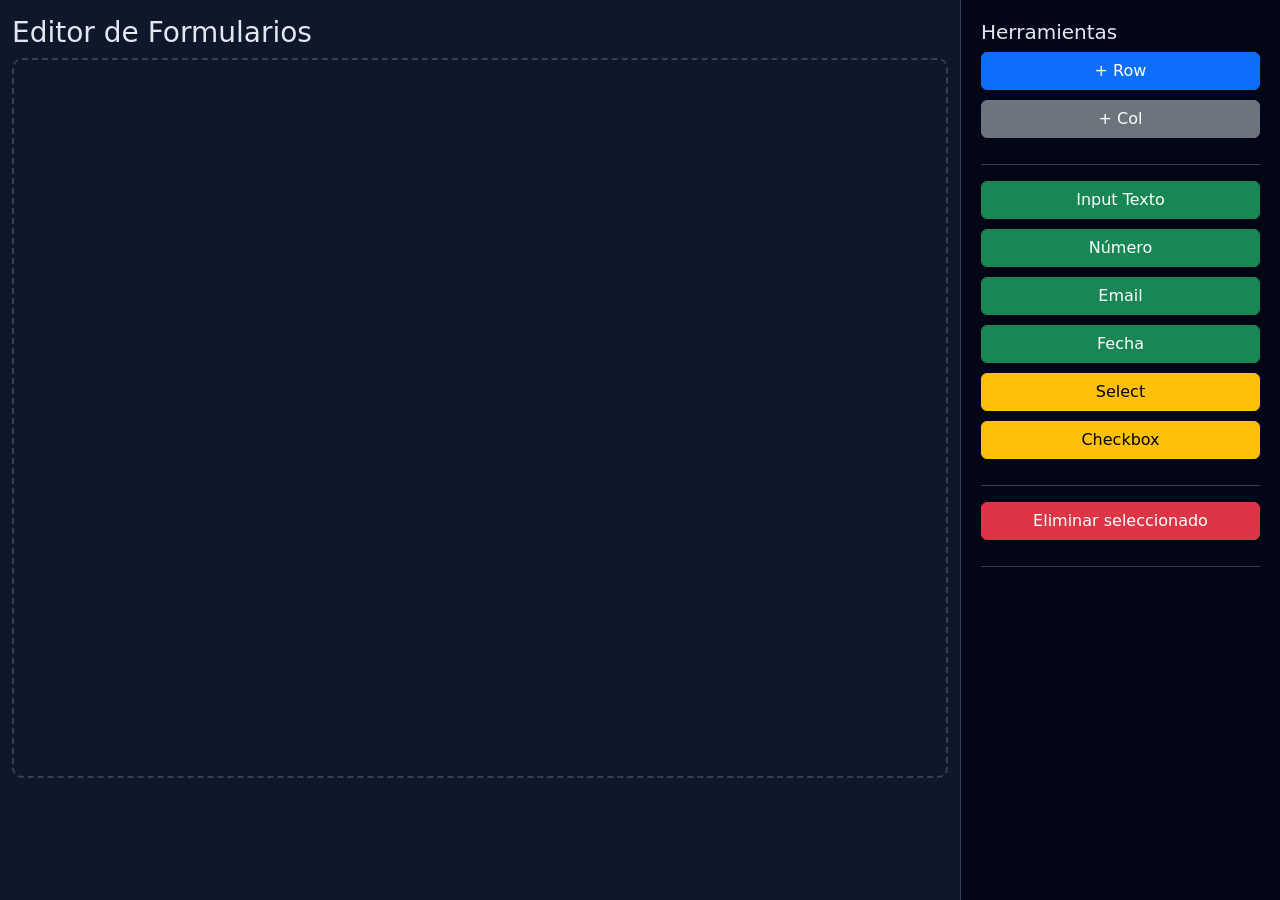
<file: htmls/index.html>
<!DOCTYPE html>
<html lang="es">
<head>
<meta charset="UTF-8">
<title>Form Builder Médico PRO</title>
<link href="https://cdn.jsdelivr.net/npm/bootstrap@5.3.0/dist/css/bootstrap.min.css" rel="stylesheet">
<style>
body { background: #0f172a; color: #e2e8f0; }
.builder-area { min-height: 80vh; border: 2px dashed #334155; padding: 20px; border-radius: 10px; }
.card-custom { background: #1e293b; border: none; }
.toolbox { background: #020617; border-left: 1px solid #334155; height: 100vh; position: fixed; right: 0; top: 0; width: 320px; padding: 20px; overflow:auto; }
.toolbox button { width: 100%; margin-bottom: 10px; }
.selected { outline: 2px solid #38bdf8; }
label{
    color: white;
}
</style>
</head>
<body>

<div class="container-fluid">
  <div class="row">
    <div class="col-md-9">
      <h3 class="mt-3">Editor de Formularios</h3>
      <div id="builder" class="builder-area"></div>
    </div>
  </div>
</div>

<div class="toolbox">
  <h5>Herramientas</h5>
  <button class="btn btn-primary" onclick="addRow()">+ Row</button>
  <button class="btn btn-secondary" onclick="addCol()">+ Col</button>

  <hr>

  <button class="btn btn-success" onclick="addField('text')">Input Texto</button>
  <button class="btn btn-success" onclick="addField('number')">Número</button>
  <button class="btn btn-success" onclick="addField('email')">Email</button>
  <button class="btn btn-success" onclick="addField('date')">Fecha</button>
  <button class="btn btn-warning" onclick="addField('select')">Select</button>
  <button class="btn btn-warning" onclick="addField('checkbox')">Checkbox</button>

  <hr>

  <button class="btn btn-danger" onclick="deleteSelected()">Eliminar seleccionado</button>

  <hr>

  <div id="configPanel"></div>
</div>

<script>
let state = { rows: [] };
let selected = null;

// Render UI
function render() {
  const builder = document.getElementById('builder');
  builder.innerHTML = '';

  state.rows.forEach((row) => {
    let rowDiv = document.createElement('div');
    rowDiv.className = 'row mb-3';

    if (selected === row) rowDiv.classList.add('selected');

    rowDiv.onclick = (e) => {
      e.stopPropagation();
      selected = row;
      render();
      renderConfig();
    };

    row.cols.forEach((col) => {
      let colDiv = document.createElement('div');
      colDiv.className = 'col border p-2';

      if (selected === col) colDiv.classList.add('selected');

      colDiv.onclick = (e) => {
        e.stopPropagation();
        selected = col;
        render();
        renderConfig();
      };

      col.fields.forEach((field) => {
        let fieldDiv = document.createElement('div');
        fieldDiv.className = 'card card-custom p-2 mb-2';

        if (selected === field) fieldDiv.classList.add('selected');

        fieldDiv.onclick = (e) => {
          e.stopPropagation();
          selected = field;
          render();
          renderConfig();
        };

        fieldDiv.innerHTML = generatePreview(field);
        colDiv.appendChild(fieldDiv);
      });

      rowDiv.appendChild(colDiv);
    });

    builder.appendChild(rowDiv);
  });
}

// Preview dinámico
function generatePreview(field) {
  if (field.type === 'select') {
    let options = field.options.map(o => `<option>${o}</option>`).join('');
    return `<label>${field.label}</label><select class='form-control'>${options}</select>`;
  }

  if (field.type === 'checkbox') {
    return `<div class='form-check'><input type='checkbox'><label>${field.label}</label></div>`;
  }

  return `<label>${field.label}</label><input type='${field.type}' placeholder='${field.placeholder}' class='form-control'>`;
}

// Crear elementos
function addRow() {
  state.rows.push({ cols: [] });
  render();
}

function addCol() {
  if (!state.rows.length) return alert('Agrega una row primero');
  state.rows[state.rows.length - 1].cols.push({ fields: [] });
  render();
}

function addField(type) {
  if (!selected || !selected.fields) return alert('Selecciona una columna');

  const field = {
    label: 'Campo',
    name: '',
    placeholder: '',
    type,
    required: false,
    options: []
  };

  selected.fields.push(field);
  selected = field;
  render();
  renderConfig();
}

// Config panel
function renderConfig() {
  const panel = document.getElementById('configPanel');

  if (!selected) return panel.innerHTML = '<p>Selecciona algo</p>';

  // FIELD
  if (!selected.cols && !selected.fields) {
    panel.innerHTML = `
      <h6>Campo</h6>
      <input class='form-control mb-2' placeholder='Label' value='${selected.label}' oninput="updateField('label', this.value)">
      <input class='form-control mb-2' placeholder='Name' value='${selected.name}' oninput="updateField('name', this.value)">
      <input class='form-control mb-2' placeholder='Placeholder' value='${selected.placeholder}' oninput="updateField('placeholder', this.value)">
      <select class='form-control mb-2' onchange="updateField('type', this.value)">
        <option value='text'>Text</option>
        <option value='number'>Number</option>
        <option value='email'>Email</option>
        <option value='date'>Date</option>
        <option value='select'>Select</option>
        <option value='checkbox'>Checkbox</option>
      </select>
      ${selected.type === 'select' ? `
        <input class='form-control mb-2' placeholder='Opciones' value='${selected.options.join(',')}' oninput="updateOptions(this.value)">
      ` : ''}
      <div class='form-check'>
        <input type='checkbox' ${selected.required?'checked':''} onchange="updateField('required', this.checked)">
        <label>Requerido</label>
      </div>
    `;
    return;
  }

  // COLUMN
  if (selected.fields) {
    panel.innerHTML = `<h6>Columna</h6><p>Puedes agregar campos aquí</p>`;
    return;
  }

  // ROW
  if (selected.cols) {
    panel.innerHTML = `<h6>Row</h6><p>Puedes agregar columnas aquí</p>`;
    return;
  }
}

// Updates
function updateField(key, value) {
  selected[key] = value;
  render();
  //renderConfig();
}

function updateOptions(val) {
  selected.options = val.split(',');
  render();
}

// Delete
function deleteSelected() {
  if (!selected) return;

  state.rows.forEach(row => {
    row.cols = row.cols.filter(col => col !== selected);
    row.cols.forEach(col => {
      col.fields = col.fields.filter(f => f !== selected);
    });
  });

  state.rows = state.rows.filter(r => r !== selected);

  selected = null;
  render();
  renderConfig();
}

// Keyboard shortcut
document.addEventListener('keydown', (e) => {
  if (e.key === 'Delete') {
    deleteSelected();
  }
});

</script>

</body>
</html>
</file>
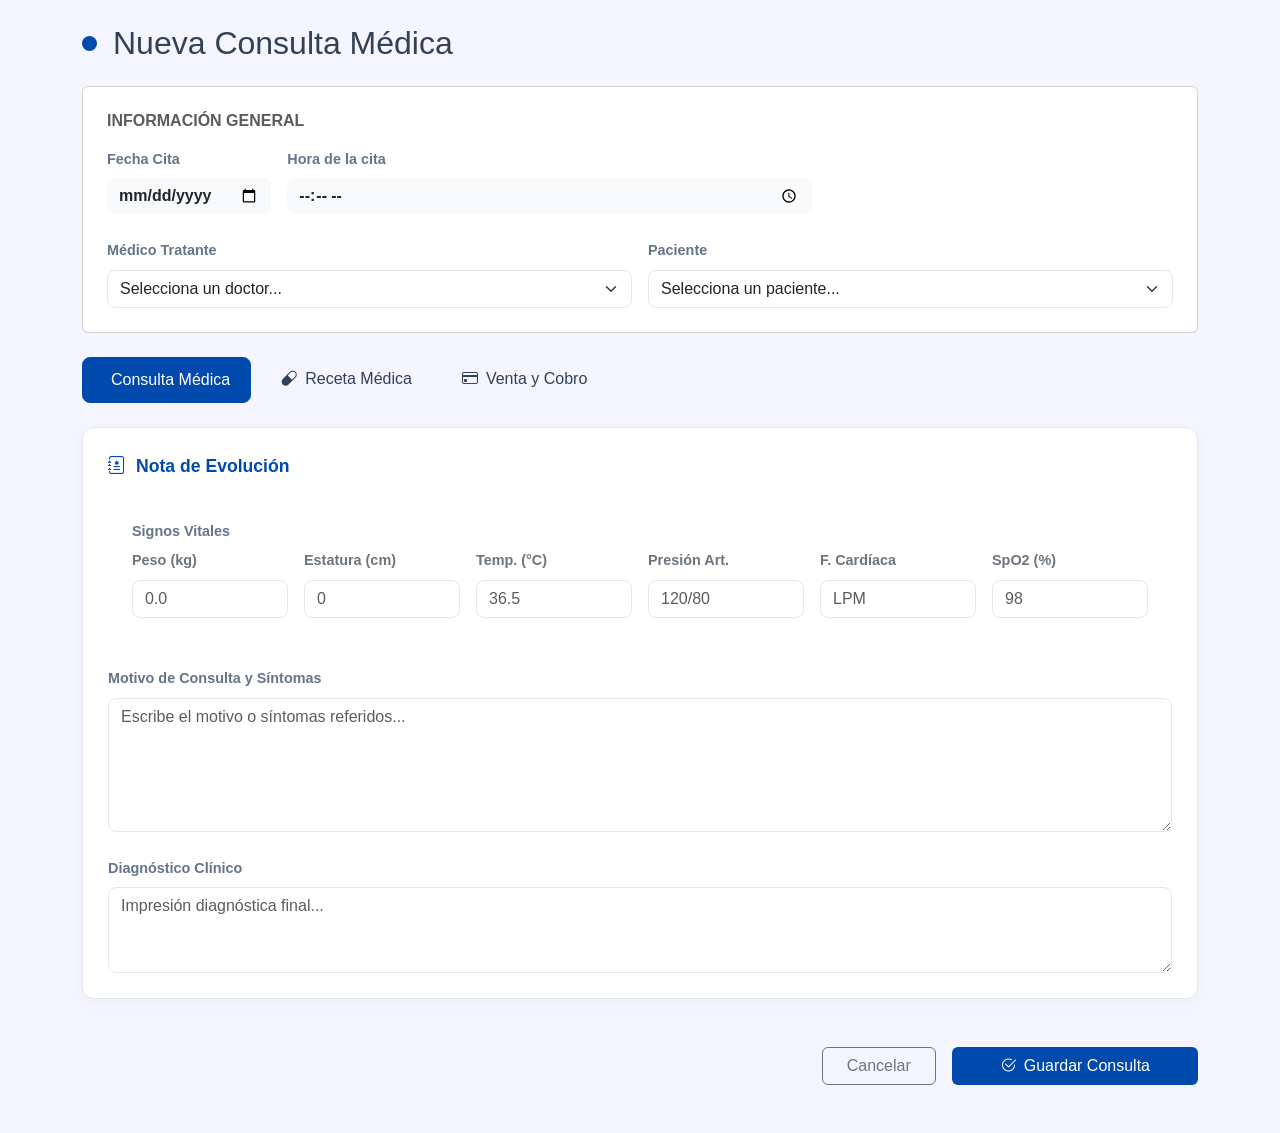
<file: consulta2.html>
<!DOCTYPE html>
<html lang="es">

<head>
    <meta charset="UTF-8">
    <meta name="viewport" content="width=device-width, initial-scale=1.0">
    <title>Consulta Médica - Dashboard</title>
    <link href="https://cdn.jsdelivr.net/npm/bootstrap@5.3.0/dist/css/bootstrap.min.css" rel="stylesheet">
    <link rel="stylesheet" href="https://cdn.jsdelivr.net/npm/bootstrap-icons@1.11.0/font/bootstrap-icons.css">

    <style>
        :root {
            --med-primary: #004AAD;
            --med-primary-hover: #02377e;
            --text-color-title: #38B6FF;
            --med-bg: #F4F5FF;
            --med-text: #334155;
            --med-border: #e2e8f0;
            --doctor-brand-color: #004AAD;
            --med-primary-online: #004bad9a;
        }

        body {
            background-color: var(--med-bg);
            color: var(--med-text);
            font-family: 'Inter', sans-serif;
        }

        /* Cabecera de Información Básica */
        .header-consultation {
            background: white;
            border-bottom: 2px solid var(--med-border);
            padding: 20px 0;
            margin-bottom: 30px;
            box-shadow: 0 2px 10px rgba(0, 0, 0, 0.02);
        }

        .card-clinical {
            background: white;
            border: 1px solid var(--med-border);
            border-radius: 12px;
            padding: 25px;
            box-shadow: 0 4px 12px rgba(0, 0, 0, 0.03);
        }

        /* Estilo de Pestañas (Tabs) */
        .nav-pills .nav-link {
            color: var(--med-text);
            font-weight: 500;
            border-radius: 8px;
            margin-right: 10px;
            padding: 10px 20px;
            transition: all 0.3s ease;
        }

        .nav-pills .nav-link.active {
            background-color: var(--med-primary);
            color: white;
            border: 1px solid var(--med-primary);
        }

        .nav-pills .nav-link:hover:not(.active) {
            background-color: white;
            color: var(--med-primary);
            border: 1px solid var(--med-primary);
        }

        .form-label {
            font-weight: 600;
            font-size: 0.9rem;
            color: #64748b;
        }

        .form-control,
        .form-select {
            border-radius: 8px;
            border: 1px solid var(--med-border);
        }

        .form-control:focus {
            border-color: var(--text-color-title);
            box-shadow: none;
        }

        .section-title {
            color: var(--med-primary);
            font-size: 1.1rem;
            font-weight: 700;
            margin-bottom: 20px;
            display: flex;
            align-items: center;
            gap: 10px;
        }




    </style>
</head>

<body>



    <main class="container">
        <br>
        <div class="d-flex align-items-center mb-4">
            <div class="rounded-circle me-3" style="width: 15px; height: 15px; background-color: var(--med-primary);">
            </div>
            <h2 class="text-title m-0">Nueva Consulta Médica</h2>
        </div>
        <div class="card card-custom p-4 mb-4">
            <h5 class="text-muted mb-3 fs-6 text-uppercase fw-bold">Información General</h5>
            <div class="row g-3">
                <div class="col-md-2">
                    <label class="form-label">Fecha Cita</label>
                    <input type="date" class="form-control border-0 bg-light fw-bold">
                </div>
                <div class="col-md-6">
                    <label class="form-label">Hora de la cita</label>
                    <input type="time" class="form-control border-0 bg-light fw-bold">
                </div>
            </div>
            <br>
            <div class="row g-3">
                <div class="col-md-6">
                    <label class="form-label fw-bold">Médico Tratante</label>
                    <select class="form-select" required>
                        <option value="" selected disabled>Selecciona un doctor...</option>
                        <option value="1">Dr. Alejandro Magno</option>
                        <option value="2">Dra. Beatriz Paredes</option>
                    </select>
                </div>
                <div class="col-md-6">
                    <label class="form-label fw-bold">Paciente</label>
                    <select class="form-select" required>
                        <option value="" selected disabled>Selecciona un paciente...</option>
                        <option value="1">Carlos Slim (Exp. 1042)</option>
                        <option value="2">Diana Spencer (Exp. 1043)</option>
                    </select>
                </div>
            </div>
        </div>

        <ul class="nav nav-pills mb-4" id="pills-tab" role="tablist">
            <li class="nav-item" role="presentation">
                <button class="nav-link active" id="pills-consultation-tab" data-bs-toggle="pill"
                    data-bs-target="#pills-consultation" type="button" role="tab">
                    <i class="bi bi-stethoscope me-2"></i>Consulta Médica
                </button>
            </li>
            <li class="nav-item" role="presentation">
                <button class="nav-link" id="pills-prescription-tab" data-bs-toggle="pill"
                    data-bs-target="#pills-prescription" type="button" role="tab">
                    <i class="bi bi-capsule me-2"></i>Receta Médica
                </button>
            </li>
            <li class="nav-item" role="presentation">
                <button class="nav-link" id="pills-sales-tab" data-bs-toggle="pill" data-bs-target="#pills-sales"
                    type="button" role="tab">
                    <i class="bi bi-credit-card me-2"></i>Venta y Cobro
                </button>
            </li>
        </ul>

        <div class="tab-content" id="pills-tabContent">

            <div class="tab-pane fade show active" id="pills-consultation" role="tabpanel">
                <div class="card-clinical">
                    <div class="section-title"><i class="bi bi-journal-medical"></i> Nota de Evolución</div>

                    <div class="p-4 mb-4">
                        <h5 class="form-label">Signos Vitales</h5>
                        <div class="row g-3">
                            <div class="col-6 col-md-4 col-lg-2">
                                <label class="form-label text-secondary small">Peso (kg)</label>
                                <input type="number" step="0.1" class="form-control" placeholder="0.0">
                            </div>
                            <div class="col-6 col-md-4 col-lg-2">
                                <label class="form-label text-secondary small">Estatura (cm)</label>
                                <input type="number" class="form-control" placeholder="0">
                            </div>
                            <div class="col-6 col-md-4 col-lg-2">
                                <label class="form-label text-secondary small">Temp. (°C)</label>
                                <input type="number" step="0.1" class="form-control" placeholder="36.5">
                            </div>
                            <div class="col-6 col-md-4 col-lg-2">
                                <label class="form-label text-secondary small">Presión Art.</label>
                                <input type="text" class="form-control" placeholder="120/80">
                            </div>
                            <div class="col-6 col-md-4 col-lg-2">
                                <label class="form-label text-secondary small">F. Cardíaca</label>
                                <input type="number" class="form-control" placeholder="LPM">
                            </div>
                            <div class="col-6 col-md-4 col-lg-2">
                                <label class="form-label text-secondary small">SpO2 (%)</label>
                                <input type="number" class="form-control" placeholder="98">
                            </div>
                        </div>
                    </div>

                    <div class="row g-4">
                        <div class="col-12">
                            <label class="form-label">Motivo de Consulta y Síntomas</label>
                            <textarea class="form-control" rows="5"
                                placeholder="Escribe el motivo o síntomas referidos..."></textarea>
                        </div>
                        <div class="col-md-12">
                            <label class="form-label">Diagnóstico Clínico</label>
                            <textarea class="form-control" rows="3"
                                placeholder="Impresión diagnóstica final..."></textarea>
                        </div>
                    </div>
                </div>
            </div>

            <div class="tab-pane fade" id="pills-prescription" role="tabpanel">
                <div class="card-clinical">
                    <div class="section-title"><i class="bi bi-printer"></i> Prescripción (Receta)</div>
                    <div class="alert alert-info py-2"
                        style="background-color: var(--med-bg); border-color: var(--text-color-title);">
                        <small class="text-primary"><i class="bi bi-info-circle me-1"></i> Esta información se imprimirá
                            en el formato de receta para el paciente.</small>
                    </div>
                    <div class="row g-3">
                        <div class="col-12">
                            <label class="form-label">Indicaciones Terapéuticas</label>
                            <textarea class="form-control" rows="8"
                                placeholder="Ej: 1. Amoxicilina 500mg cada 8 horas..."></textarea>
                        </div>
                        <div class="col-md-6">
                            <label class="form-label">Vigencia de la Receta (Días)</label>
                            <input type="number" class="form-control" value="30">
                        </div>
                    </div>
                </div>
            </div>

            <div class="tab-pane fade" id="pills-sales" role="tabpanel">
                <div class="card-clinical">
                    <div class="section-title"><i class="bi bi-cash-stack"></i> Detalle de Venta</div>
                    <div class="row g-4">
                        <div class="col-md-6">
                            <label class="form-label">Vincular a Cita (ID)</label>
                            <select class="form-select">
                                <option value="001">Cita #001 - 10:00 AM</option>
                            </select>
                        </div>
                        <div class="col-md-6">
                            <label class="form-label">Folio de Venta Relacionado</label>
                            <select class="form-select">
                                <option value="v-500">Venta #V-500 (Pendiente de pago)</option>
                                <option value="v-501">Nueva Venta...</option>
                            </select>
                        </div>
                        <div class="col-12">
                            <div class="p-3 border rounded bg-light">
                                <p class="mb-1 fw-bold">Resumen de Cargos:</p>
                                <div class="d-flex justify-content-between">
                                    <span>Consulta General</span>
                                    <span class="fw-bold">$500.00</span>
                                </div>
                            </div>
                        </div>
                    </div>
                </div>
            </div>

        </div>

        <div class="d-flex justify-content-end gap-3 mt-5 mb-5">
            <button class="btn btn-outline-secondary px-4">Cancelar</button>
            <button class="btn btn-primary px-5" style="background-color: var(--med-primary); border: none;">
                <i class="bi bi-check2-circle me-2"></i>Guardar Consulta
            </button>
        </div>
    </main>

    <script src="https://cdn.jsdelivr.net/npm/bootstrap@5.3.0/dist/js/bootstrap.bundle.min.js"></script>
</body>

</html>
</file>
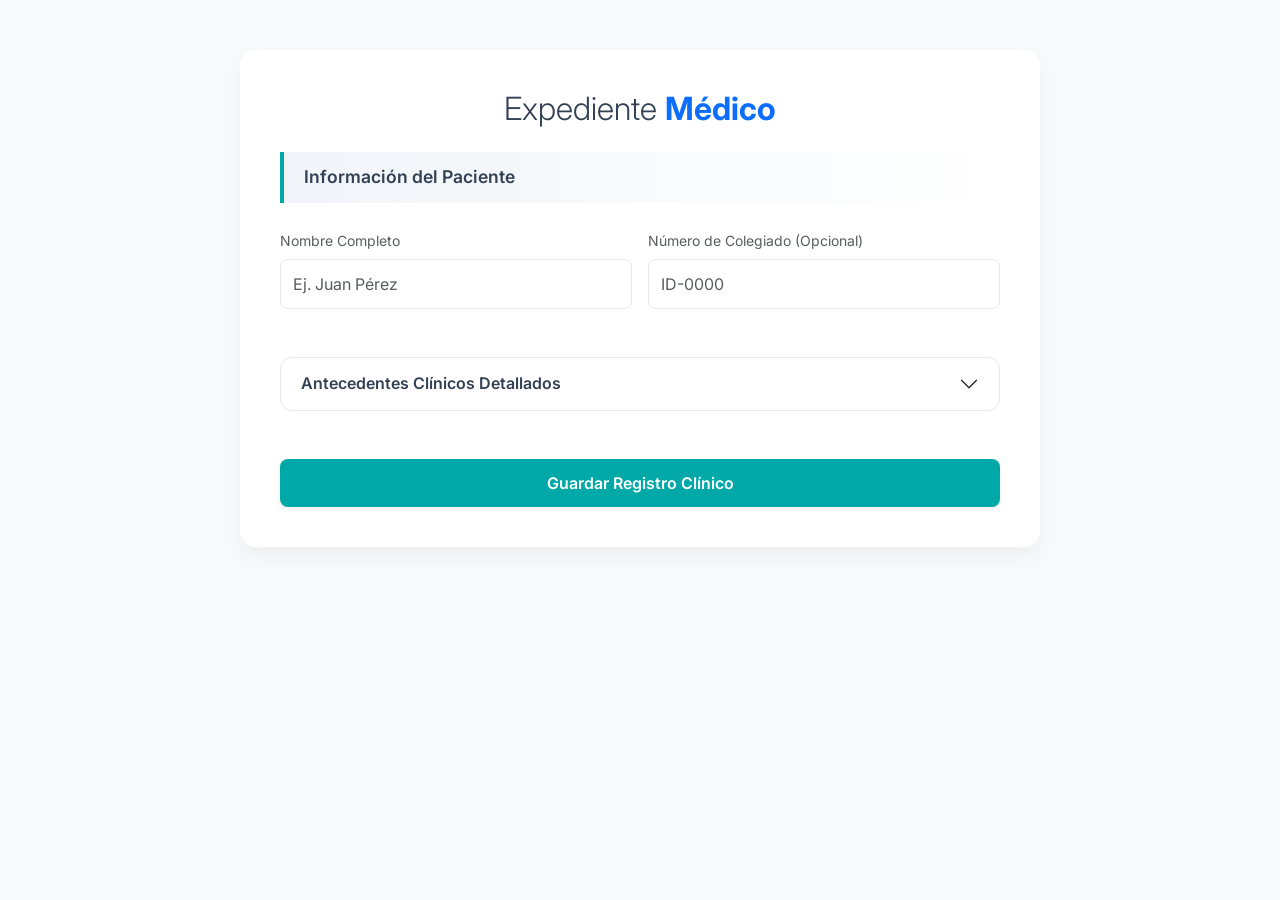
<file: htmls/form.html>
<!DOCTYPE html>
<html lang="es">
<head>
    <meta charset="UTF-8">
    <meta name="viewport" content="width=device-width, initial-scale=1.0">
    <title>Formulario Médico Pro</title>
    <link href="https://cdn.jsdelivr.net/npm/bootstrap@5.3.2/dist/css/bootstrap.min.css" rel="stylesheet">
    <link href="https://fonts.googleapis.com/css2?family=Inter:wght@300;400;600&display=swap" rel="stylesheet">
    
    <style>
        :root {
            --med-primary: #00a8a8; /* Verde menta quirúrgico */
            --med-bg: #f8fafc;     /* Fondo grisáceo muy tenue */
            --med-text: #334155;
            --med-border: #e2e8f0;
        }

        body {
            background-color: var(--med-bg);
            font-family: 'Inter', sans-serif;
            color: var(--med-text);
        }

        .form-container {
            max-width: 800px;
            margin: 50px auto;
            background: white;
            padding: 40px;
            border-radius: 16px;
            box-shadow: 0 10px 25px rgba(0,0,0,0.05);
        }

        /* Estilo de los inputs */
        .form-control, .form-select {
            border: 1px solid var(--med-border);
            border-radius: 8px;
            padding: 12px;
            transition: all 0.3s ease;
        }

        .form-control:focus {
            border-color: var(--med-primary);
            box-shadow: 0 0 0 4px rgba(0, 168, 168, 0.1);
            outline: none;
        }

        /* Divisores de Sección Modernos */
        .section-header {
            background: linear-gradient(90deg, #f1f5f9 0%, #ffffff 100%);
            padding: 12px 20px;
            border-left: 4px solid var(--med-primary);
            font-weight: 600;
            font-size: 1.1rem;
            color: var(--med-text);
            margin-bottom: 25px;
            border-radius: 0 8px 8px 0;
        }

        /* Acordeón Minimalista (Desplegables) */
        .accordion-item {
            border: none;
            margin-bottom: 15px;
        }

        .accordion-button {
            background-color: white !important;
            color: var(--med-text) !important;
            font-weight: 600;
            border: 1px solid var(--med-border) !important;
            border-radius: 12px !important;
            box-shadow: none !important;
        }

        .accordion-button:not(.collapsed) {
            border-bottom: none !important;
            border-bottom-left-radius: 0 !important;
            border-bottom-right-radius: 0 !important;
        }

        .accordion-body {
            border: 1px solid var(--med-border);
            border-top: none;
            border-radius: 0 0 12px 12px;
            background-color: #fff;
        }

        .btn-medical {
            background-color: var(--med-primary);
            color: white;
            border: none;
            padding: 12px 30px;
            border-radius: 8px;
            font-weight: 600;
            transition: opacity 0.3s;
        }

        .btn-medical:hover {
            opacity: 0.9;
            color: white;
        }
    </style>


</head>
<body>

<div class="container">
    <div class="form-container">
        <h2 class="mb-4 text-center fw-light">Expediente <span class="fw-bold text-primary">Médico</span></h2>

        <div class="section-header">Información del Paciente</div>
        <div class="row g-3 mb-5">
            <div class="col-md-6">
                <label class="form-label small text-muted">Nombre Completo</label>
                <input type="text" class="form-control" placeholder="Ej. Juan Pérez">
            </div>
            <div class="col-md-6">
                <label class="form-label small text-muted">Número de Colegiado (Opcional)</label>
                <input type="text" class="form-control" placeholder="ID-0000">
            </div>
        </div>

        <div class="accordion" id="accordionExample">
            <div class="accordion-item">
                <h2 class="accordion-header">
                    <button class="accordion-button collapsed" type="button" data-bs-toggle="collapse" data-bs-target="#collapseOne">
                        Antecedentes Clínicos Detallados
                    </button>
                </h2>
                <div id="collapseOne" class="accordion-collapse collapse" data-bs-parent="#accordionExample">
                    <div class="accordion-body">
                        <div class="row g-3">
                            <div class="col-12">
                                <label class="form-label small text-muted">Alergias Conocidas</label>
                                <textarea class="form-control" rows="3"></textarea>
                            </div>
                            <div class="col-md-6">
                                <label class="form-label small text-muted">Tipo de Sangre</label>
                                <select class="form-select">
                                    <option selected>Seleccionar...</option>
                                    <option>O+</option>
                                    <option>A+</option>
                                    <option>B+</option>
                                    <option>AB+</option>
                                </select>
                            </div>
                            <div class="col-md-6">
                                <label class="form-label small text-muted">Última Cirugía</label>
                                <input type="date" class="form-control">
                            </div>
                        </div>
                    </div>
                </div>
            </div>
        </div>

        <div class="mt-5 d-grid">
            <button class="btn btn-medical shadow-sm">Guardar Registro Clínico</button>
        </div>
    </div>
</div>

<script src="https://cdn.jsdelivr.net/npm/bootstrap@5.3.2/dist/js/bootstrap.bundle.min.js"></script>
</body>
</html>
</file>
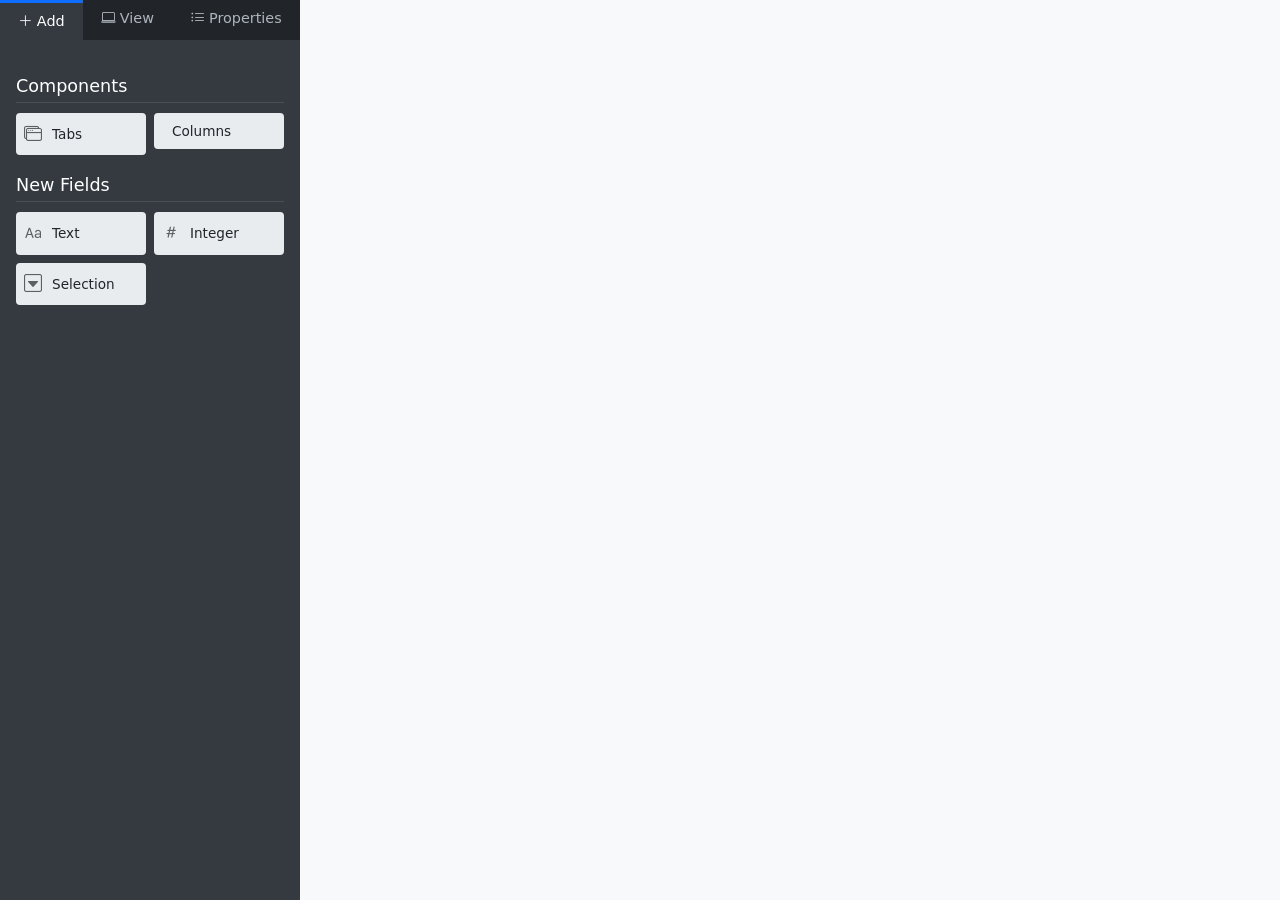
<file: htmls/index2.html>
<!DOCTYPE html>
<html lang="es">

<head>
    <link href="https://cdn.jsdelivr.net/npm/bootstrap@5.3.0/dist/css/bootstrap.min.css" rel="stylesheet">
    <link rel="stylesheet" href="https://cdn.jsdelivr.net/npm/bootstrap-icons@1.11.0/font/bootstrap-icons.css">
    <style>
        body {
            background-color: #f8f9fa;
        }

        .editor-sidebar {
            width: 300px;
            background-color: #343a40;
            color: #fff;
            height: 100vh;
            overflow-y: auto;
        }

        .nav-tabs-custom {
            background-color: #212529;
            border: none;
        }

        .nav-tabs-custom .nav-link {
            color: #adb5bd;
            border: none;
            border-radius: 0;
            font-size: 0.9rem;
        }

        .nav-tabs-custom .nav-link.active {
            background-color: #343a40;
            color: #fff;
            border-top: 3px solid #0d6efd;
        }

        .field-card {
            background-color: #e9ecef;
            color: #212529;
            border-radius: 4px;
            padding: 8px;
            font-size: 0.85rem;
            cursor: grab;
            display: flex;
            align-items: center;
            transition: transform 0.1s;
        }

        .field-card:hover {
            background-color: #dee2e6;
            transform: scale(1.02);
        }

        .field-card i {
            margin-right: 10px;
            font-size: 1.1rem;
            opacity: 0.7;
        }

        .section-title {
            font-size: 1.1rem;
            font-weight: 500;
            margin: 20px 0 10px 0;
            border-bottom: 1px solid #495057;
            padding-bottom: 5px;
        }
    </style>
</head>

<body>

    <div class="editor-sidebar d-flex flex-column">
        <ul class="nav nav-tabs nav-tabs-custom nav-fill" id="editorTab" role="tablist">
            <li class="nav-item">
                <button class="nav-link active" data-bs-toggle="tab"><i class="bi bi-plus-lg"></i> Add</button>
            </li>
            <li class="nav-item">
                <button class="nav-link" data-bs-toggle="tab"><i class="bi bi-laptop"></i> View</button>
            </li>
            <li class="nav-item">
                <button class="nav-link" data-bs-toggle="tab"><i class="bi bi-list-ul"></i> Properties</button>
            </li>
        </ul>

        <div class="p-3">
            <div id="components-container">
                <h6 class="section-title">Components</h6>
                <div class="row g-2" id="list-components"></div>
            </div>

            <div id="fields-container">
                <h6 class="section-title">New Fields</h6>
                <div class="row g-2" id="list-new-fields"></div>
            </div>
        </div>
    </div>

    <script>
        const editorConfig = {
            components: [
                { id: 'tabs', label: 'Tabs', icon: 'bi-window-stack' },
                { id: 'columns', label: 'Columns', icon: 'bi-columns-gutters' }
            ],
            newFields: [
                {
                    type: 'text',
                    label: 'Text',
                    icon: 'bi-type',
                    config: { label: '', name: '', placeholder: '', required: false }
                },
                {
                    type: 'integer',
                    label: 'Integer',
                    icon: 'bi-hash',
                    config: { label: '', name: '', min: 0, max: 100, required: false }
                },
                {
                    type: 'selection',
                    label: 'Selection',
                    icon: 'bi-caret-down-square',
                    config: { label: '', name: '', options: [], required: true }
                }
            ]
        };

        
        // Función para renderizar los elementos
        function renderEditorTools() {
            const compList = document.getElementById('list-components');
            const fieldList = document.getElementById('list-new-fields');

            // Renderizar Componentes
            editorConfig.components.forEach(item => {
                compList.innerHTML += `
                <div class="col-6">
                    <div class="field-card" draggable="true" onclick="selectElement('${item.id}')">
                        <i class="${item.icon}"></i> ${item.label}
                    </div>
                </div>`;
            });

            // Renderizar New Fields
            editorConfig.newFields.forEach(item => {
                fieldList.innerHTML += `
                <div class="col-6">
                    <div class="field-card" draggable="true" data-type="${item.type}">
                        <i class="${item.icon}"></i> ${item.label}
                    </div>
                </div>`;
            });
        }

        function selectElement(id) {
            console.log("Elemento seleccionado:", id);
            // Aquí dispararías la lógica para mostrar las "Properties" del campo
        }

        document.addEventListener('DOMContentLoaded', renderEditorTools);
    </script>

    <script src="https://cdn.jsdelivr.net/npm/bootstrap@5.3.0/dist/js/bootstrap.bundle.min.js"></script>
</body>

</html>
</file>
